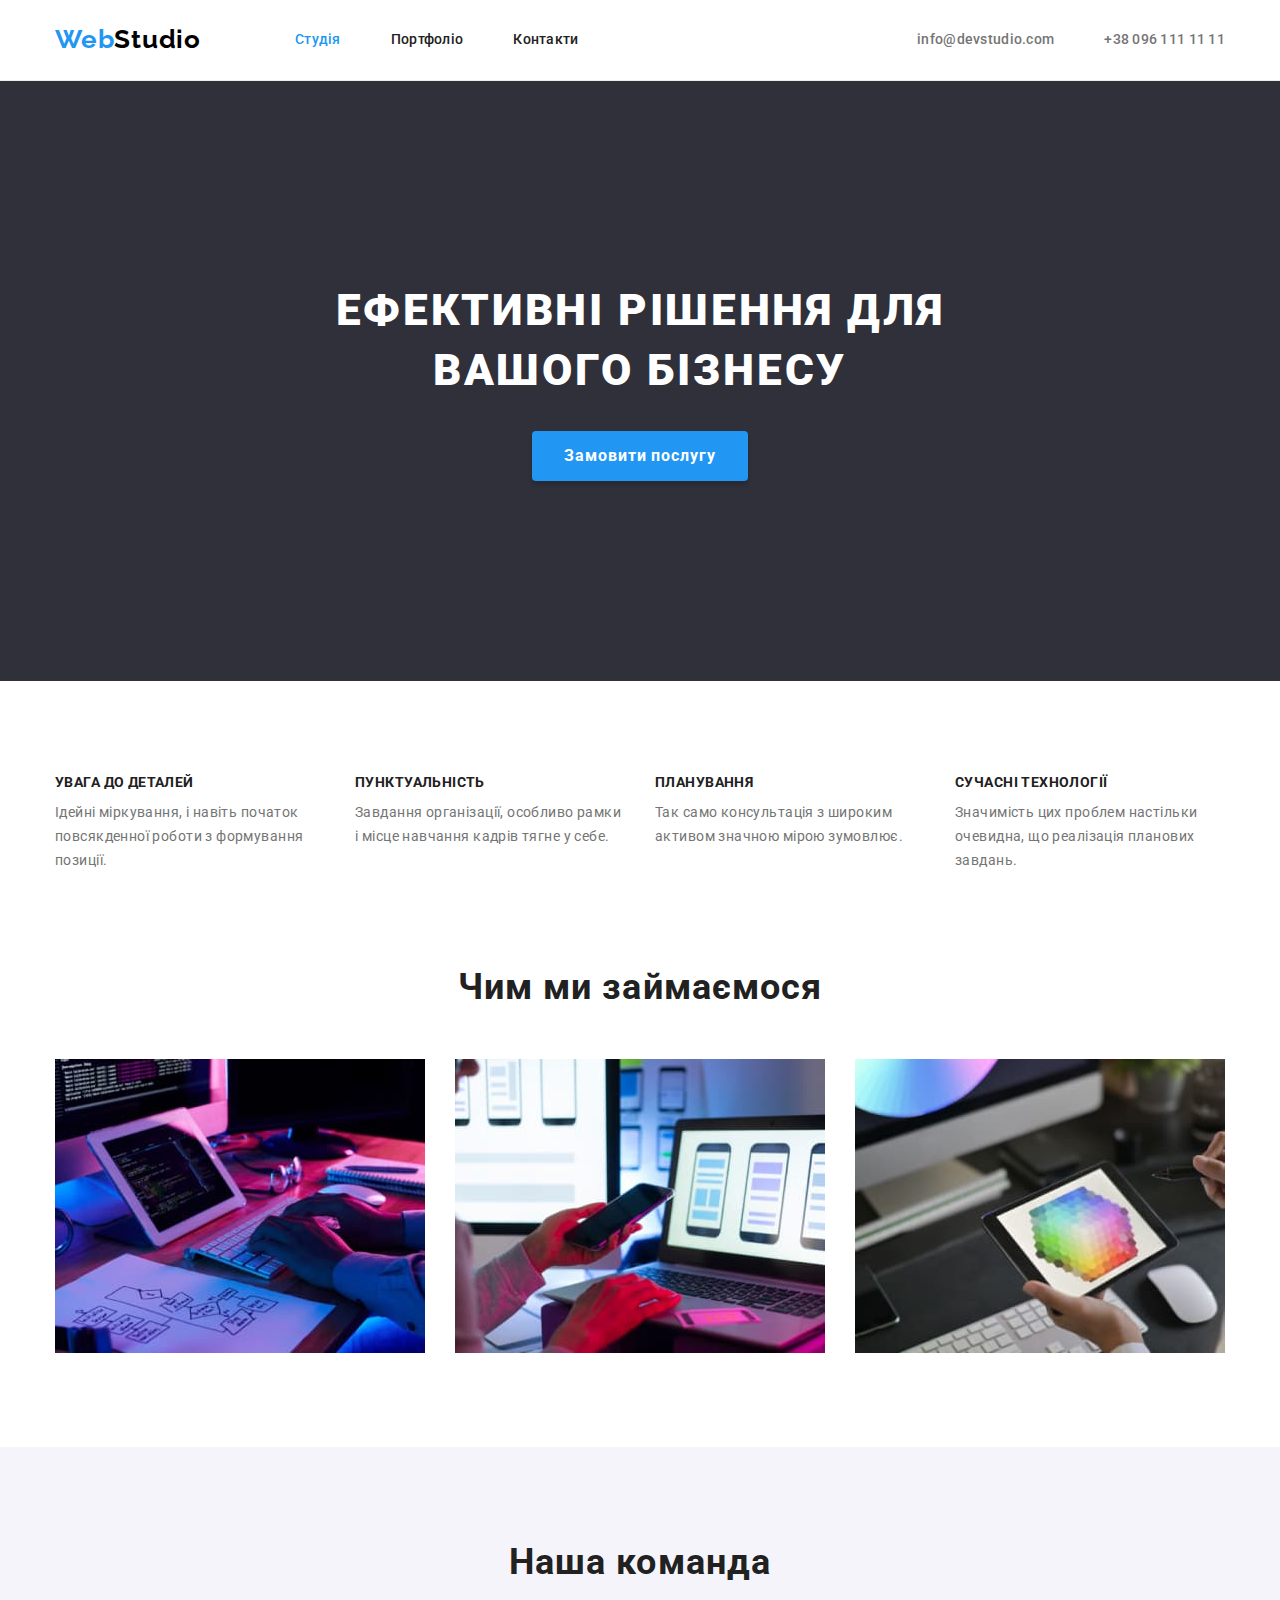
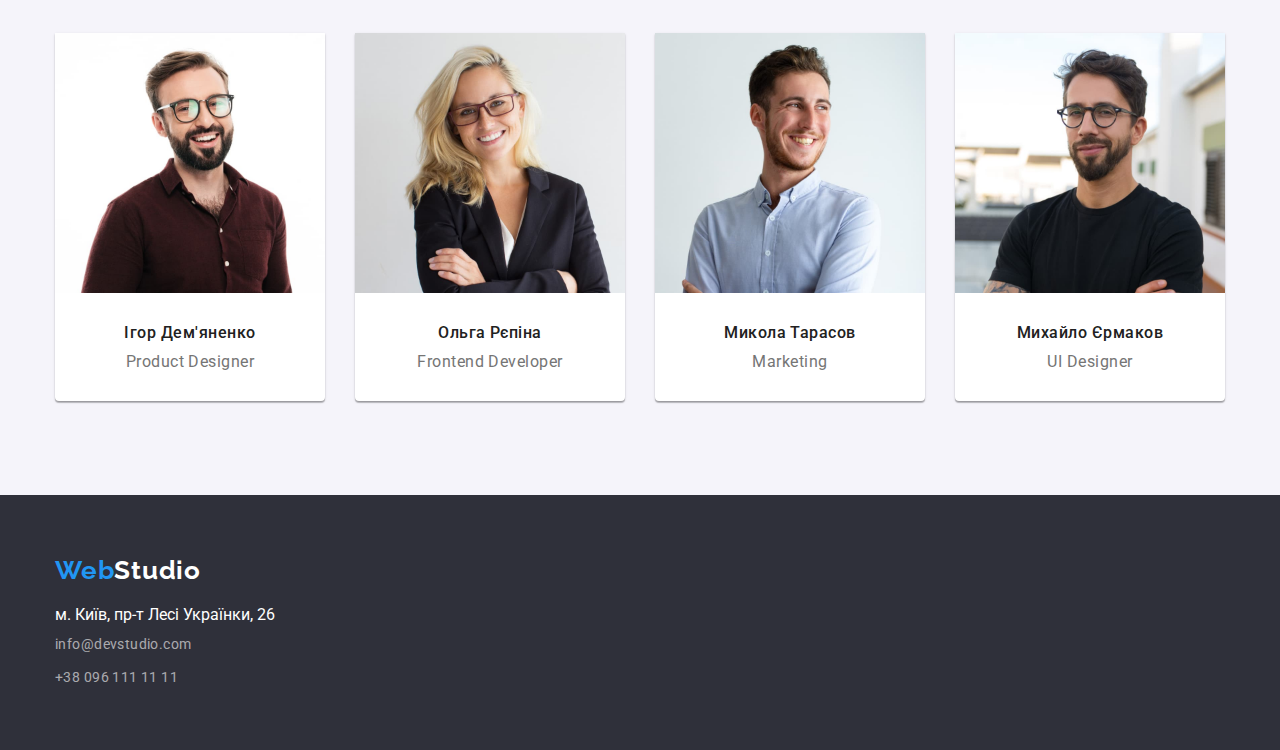
<file: index.html>
<!DOCTYPE html>
<html lang="uk">
  <head>
    <meta charset="UTF-8" />
    <meta http-equiv="X-UA-Compatible" content="IE=edge" />
    <meta name="viewport" content="width=device-width, initial-scale=1.0" />
    <link rel="preconnect" href="https://fonts.googleapis.com" />
    <link rel="preconnect" href="https://fonts.gstatic.com" crossorigin />
    <link
      href="https://fonts.googleapis.com/css2?family=Raleway:wght@700&family=Roboto:wght@400;500;700;900&display=swap"
      rel="stylesheet"
    />
    <link
      rel="stylesheet"
      href="https://cdnjs.cloudflare.com/ajax/libs/modern-normalize/1.1.0/modern-normalize.min.css"
    />
    <link rel="stylesheet" href="./css/styles.css" />
    <title>Студія</title>
  </head>
  <body>
    <!--Шапка сайта-->
    <header class="page-header">
      <div class="container nav-contacts">
        <nav class="main-nav">
          <a href="./index.html" lang="en" class="logo logo-header link">
            Web<span class="logo-color-header">Studio</span>
          </a>
          <ul class="header-nav header-text list">
            <li>
              <a href="./index.html" class="link current"> Студія </a>
            </li>
            <li>
              <a href="./portfolio.html" class="link"> Портфоліо </a>
            </li>
            <li>
              <a href="#" class="link"> Контакти </a>
            </li>
          </ul>
        </nav>
        <!-- Контакти -->
        <ul class="header-contacts header-text list">
          <li>
            <a href="mailto:info@devstudio.com" lang="en" class="link"
              >info@devstudio.com
            </a>
          </li>
          <li>
            <a href="tel:+380961111111" class="link"> +38 096 111 11 11 </a>
          </li>
        </ul>
      </div>
    </header>
    <!--Головна сторінка-->
    <main>
      <!--Замовлення послуги-->
      <section class="hero">
        <h1 class="hero-title">Ефективні рішення для вашого бізнесу</h1>
        <button type="button" class="hero-btn">Замовити послугу</button>
      </section>
      <!--Переваги-->
      <section class="advantages">
        <div class="container">
          <h2 class="visually-hidden">Переваги</h2>
          <ul class="feature-list list">
            <li class="feature-item">
              <h3 class="title">увага до деталей</h3>
              <p class="advantages-list-text">
                Ідейні міркування, і навіть початок повсякденної роботи з
                формування позиції.
              </p>
            </li>
            <li class="feature-item">
              <h3 class="title">пунктуальність</h3>
              <p class="advantages-list-text">
                Завдання організації, особливо рамки і місце навчання кадрів
                тягне у себе.
              </p>
            </li>
            <li class="feature-item">
              <h3 class="title">планування</h3>
              <p class="advantages-list-text">
                Так само консультація з широким активом значною мірою зумовлює.
              </p>
            </li>
            <li class="feature-item">
              <h3 class="title">сучасні технології</h3>
              <p class="advantages-list-text">
                Значимість цих проблем настільки очевидна, що реалізація
                планових завдань.
              </p>
            </li>
          </ul>
        </div>
      </section>
      <!--Діяльність-->
      <section class="work section-padding">
        <div class="container">
          <h2 class="section-title">Чим ми займаємося</h2>
          <ul class="feature-list list">
            <li>
              <img src="./images/box1.jpg" alt="тип діяльності 1" width="370" />
            </li>
            <li>
              <img src="./images/box2.jpg" alt="тип діяльності 2" width="370" />
            </li>
            <li>
              <img src="./images/box3.jpg" alt="тип діяльності 3" width="370" />
            </li>
          </ul>
        </div>
      </section>
      <!--Команда-->
      <section class="staff section-padding">
        <div class="container">
          <h2 class="section-title">Наша команда</h2>
          <ul class="staff-list list">
            <li class="staff-card">
              <img
                src="./images/prodact-designer.jpg"
                alt="фото співробітника prodact-designer"
                width="270"
              />
              <div class="staff-text-block">
                <h3 class="title">Ігор Дем'яненко</h3>
                <p class="staff-list-text" lang="en">Product Designer</p>
              </div>
            </li>
            <li class="staff-card">
              <img
                src="./images/frontend-developer.jpg"
                alt="фото співробітника frontend-developer"
                width="270"
              />
              <div class="staff-text-block">
                <h3 class="title">Ольга Рєпіна</h3>
                <p class="staff-list-text" lang="en">Frontend Developer</p>
              </div>
            </li>
            <li class="staff-card">
              <img
                src="./images/marketing.jpg"
                alt="фото співробітника marketing"
                width="270"
              />
              <div class="staff-text-block">
                <h3 class="title">Микола Тарасов</h3>
                <p class="staff-list-text" lang="en">Marketing</p>
              </div>
            </li>
            <li class="staff-card">
              <img
                src="./images/ui-designer.jpg"
                alt="фото співробітника ui-designer"
                width="270"
              />
              <div class="staff-text-block">
                <h3 class="title">Михайло Єрмаков</h3>
                <p class="staff-list-text" lang="en">UI Designer</p>
              </div>
            </li>
          </ul>
        </div>
      </section>
    </main>
    <!--Підвал-->
    <footer class="footer">
      <div class="container">
        <a href="./index.html" lang="en" class="logo logo-footer link">
          Web<span class="logo-color-footer">Studio</span>
        </a>
        <address>
          <ul class="list">
            <li class="footer-list">
              <a
                class="address-link"
                href="https://goo.gl/maps/oZFCVHEpmyyT5ziX9"
                target="_blank"
                rel="noopener noreferrer nofollow"
              >
                м. Київ, пр-т Лесі Українки, 26
              </a>
            </li>
            <li class="footer-list">
              <a
                href="mailto:info@devstudio.com"
                lang="en"
                class="footer-contacts link"
              >
                info@devstudio.com
              </a>
            </li>
            <li class="footer-list">
              <a href="tel:+380961111111" class="footer-contacts link">
                +38 096 111 11 11
              </a>
            </li>
          </ul>
        </address>
      </div>
    </footer>
  </body>
</html>
</file>
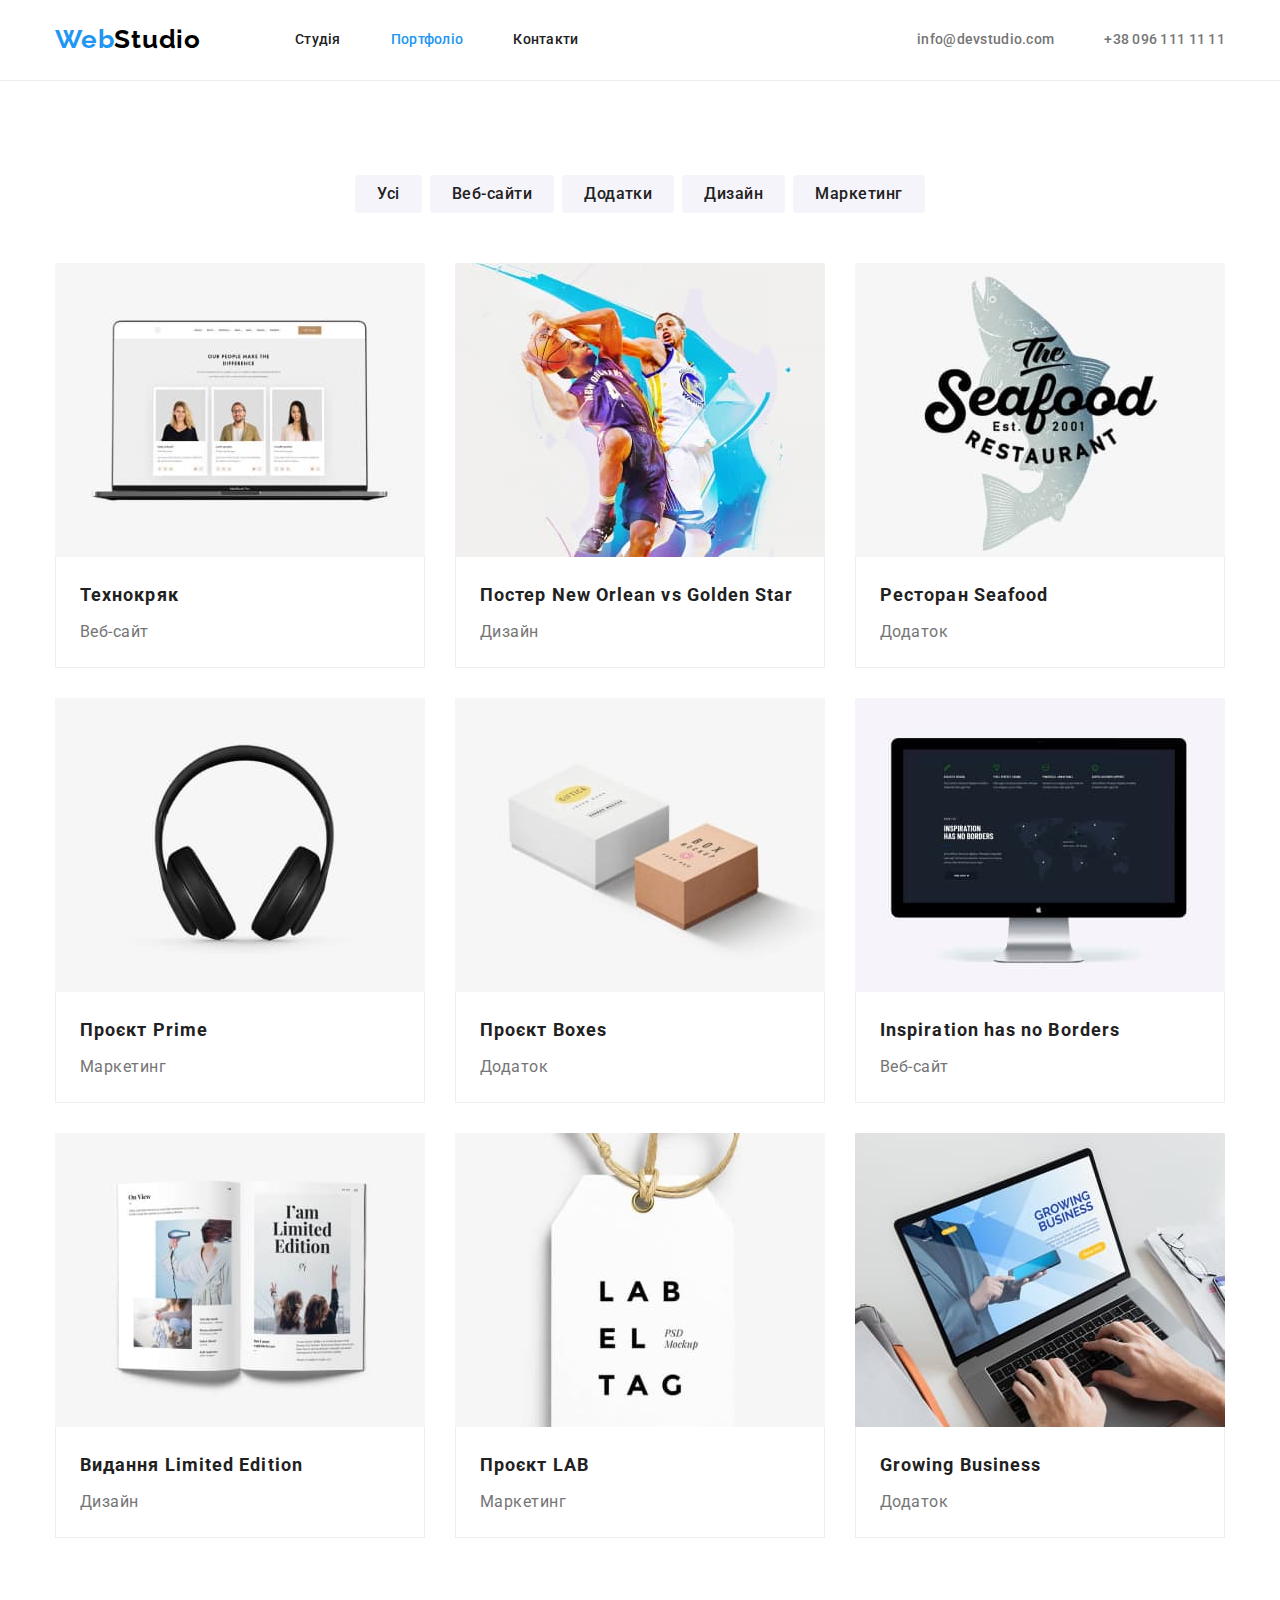
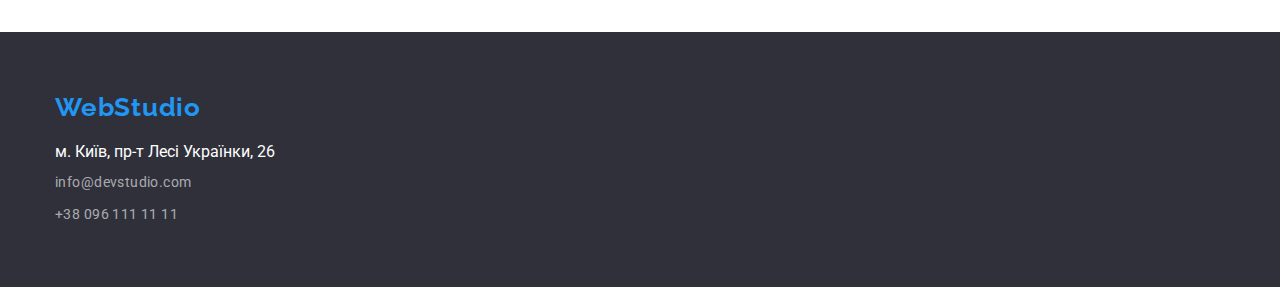
<file: portfolio.html>
<!DOCTYPE html>
<html lang="uk">
  <head>
    <meta charset="UTF-8" />
    <meta http-equiv="X-UA-Compatible" content="IE=edge" />
    <meta name="viewport" content="width=device-width, initial-scale=1.0" />
    <link rel="preconnect" href="https://fonts.googleapis.com" />
    <link rel="preconnect" href="https://fonts.gstatic.com" crossorigin />
    <link
      href="https://fonts.googleapis.com/css2?family=Raleway:wght@700&family=Roboto:wght@400;500;700;900&display=swap"
      rel="stylesheet"
    />
    <link
      rel="stylesheet"
      href="https://cdnjs.cloudflare.com/ajax/libs/modern-normalize/1.1.0/modern-normalize.min.css"
    />
    <link rel="stylesheet" href="./css/styles.css" />
    <title>Студія</title>
  </head>
  <body>
    <!--Шапка сайта-->
    <header class="page-header">
      <div class="container nav-contacts">
        <nav class="main-nav">
          <a href="./index.html" lang="en" class="logo logo-header link">
            Web<span class="logo-color-header">Studio</span>
          </a>
          <ul class="header-nav header-text list">
            <li>
              <a href="./index.html" class="link"> Студія </a>
            </li>
            <li>
              <a href="./portfolio.html" class="link current"> Портфоліо </a>
            </li>
            <li>
              <a href="#" class="link"> Контакти </a>
            </li>
          </ul>
        </nav>
        <!-- Контакти -->
        <ul class="header-contacts header-text list">
          <li>
            <a href="mailto:info@devstudio.com" lang="en" class="link"
              >info@devstudio.com
            </a>
          </li>
          <li>
            <a href="tel:+380961111111" class="link"> +38 096 111 11 11 </a>
          </li>
        </ul>
      </div>
    </header>
    <!--buttons-->
    <section class="section-padding">
      <div class="container">
        <h1 class="visually-hidden">Portfolio</h1>
        <ul class="btn-list list">
          <li>
            <button type="button" class="button">Усі</button>
          </li>
          <li>
            <button type="button" class="button">Веб-сайти</button>
          </li>
          <li>
            <button type="button" class="button">Додатки</button>
          </li>
          <li>
            <button type="button" class="button">Дизайн</button>
          </li>
          <li>
            <button type="button" class="button">Маркетинг</button>
          </li>
        </ul>
        <!-- galery -->
        <ul class="galery list">
          <li class="galery-card">
            <a href="#" class="link">
              <img
                src="./images/images-portfolio/technocrack.jpg"
                alt="сторінка сайта Технокряк"
                width="370"
              />
              <div class="galery-text-block">
                <h2 class="galery-top-text">Технокряк</h2>
                <p class="galery-text">Веб-сайт</p>
              </div>
            </a>
          </li>
          <li class="galery-card">
            <a href="#" class="link">
              <img
                src="./images/images-portfolio/new-orlean-vs-golden-star.jpg"
                alt="Два хлопця грають в баскетбол"
                width="370"
              />
              <div class="galery-text-block">
                <h2 class="galery-top-text">
                  Постер <span lang="en">New Orlean vs Golden Star</span>
                </h2>
                <p class="galery-text">Дизайн</p>
              </div>
            </a>
          </li>
          <li class="galery-card">
            <a href="#" class="link">
              <img
                src="./images/images-portfolio/seafood.jpg"
                alt="Логотип ресторану Сіфуд"
                width="370"
              />
              <div class="galery-text-block">
                <h2 class="galery-top-text">
                  Ресторан <span lang="en">Seafood</span>
                </h2>
                <p class="galery-text">Додаток</p>
              </div>
            </a>
          </li>
          <li class="galery-card">
            <a href="#" class="link">
              <img
                src="./images/images-portfolio/prime.jpg"
                alt="навушники"
                width="370"
              />
              <div class="galery-text-block">
                <h2 class="galery-top-text">
                  Проєкт <span lang="en">Prime</span>
                </h2>
                <p class="galery-text">Маркетинг</p>
              </div>
            </a>
          </li>
          <li class="galery-card">
            <a href="#" class="link">
              <img
                src="./images/images-portfolio/boxes.jpg"
                alt="Дві коробки, біла і коричнева"
                width="370"
              />
              <div class="galery-text-block">
                <h2 class="galery-top-text">
                  Проєкт <span lang="en">Boxes</span>
                </h2>
                <p class="galery-text">Додаток</p>
              </div>
            </a>
          </li>
          <li class="galery-card">
            <a href="#" class="link">
              <img
                src="./images/images-portfolio/inspiration-has-no-borders.jpg"
                alt="На моніторі зображена карта світу і перелічені сильні якості команди"
                width="370"
              />
              <div class="galery-text-block">
                <h2 class="galery-top-text" lang="en">
                  Inspiration has no Borders
                </h2>
                <p class="galery-text">Веб-сайт</p>
              </div>
            </a>
          </li>
          <li class="galery-card">
            <a href="#" class="link">
              <img
                src="./images/images-portfolio/limited-edition.jpg"
                alt="Розгорнутий журнал"
                width="370"
              />
              <div class="galery-text-block">
                <h2 class="galery-top-text">
                  Видання <span lang="en">Limited Edition</span>
                </h2>
                <p class="galery-text">Дизайн</p>
              </div>
            </a>
          </li>
          <li class="galery-card">
            <a href="#" class="link">
              <img
                src="./images/images-portfolio/lab.jpg"
                alt="Етикетка ЛАБ ЕЛ ТЕГ"
                width="370"
              />
              <div class="galery-text-block">
                <h2 class="galery-top-text">
                  Проєкт <span lang="en">LAB</span>
                </h2>
                <p class="galery-text">Маркетинг</p>
              </div>
            </a>
          </li>
          <li class="galery-card">
            <a href="#" class="link">
              <img
                src="./images/images-portfolio/growing-business.jpg"
                alt="Відкритий ноутбук. На екрані відкритий сайт з заставкою додатка"
                width="370"
              />
              <div class="galery-text-block">
                <h2 class="galery-top-text" lang="en">Growing Business</h2>
                <p class="galery-text">Додаток</p>
              </div>
            </a>
          </li>
        </ul>
      </div>
    </section>
    <!--Підвал-->
    <footer class="footer">
      <div class="container">
        <a href="./index.html" lang="en" class="logo logo-footer link">
          Web<span class="logo-footer">Studio</span>
        </a>
        <address>
          <ul class="list">
            <li class="footer-list">
              <a
                class="address-link section-list-text"
                href="https://goo.gl/maps/oZFCVHEpmyyT5ziX9"
                target="_blank"
                rel="noopener noreferrer nofollow"
              >
                м. Київ, пр-т Лесі Українки, 26
              </a>
            </li>
            <li class="footer-list">
              <a
                href="mailto:info@devstudio.com"
                lang="en"
                class="footer-contacts section-list-text link"
              >
                info@devstudio.com
              </a>
            </li>
            <li class="footer-list">
              <a
                href="tel:+380961111111"
                class="footer-contacts section-list-text link"
              >
                +38 096 111 11 11
              </a>
            </li>
          </ul>
        </address>
      </div>
    </footer>
  </body>
</html>
</file>
<file: css/styles.css>
:root {
  --primary-text-color: #757575;
  --title-text-color: #212121;
  --accent-color: #2196f3;
  --hero-btn-hover-color: #188ce8;
  --header-border-color: #ececec;
  --logo-header-color: #000000;
  --primbg-secondbtn-logofooter-address-color: #ffffff;
  --secondary-bg-color: #f5f4fa;
  --hero-footer-bg: #2f303a;
  --main-font: "Roboto", sans-serif;
}

html {
  box-sizing: border-box;
}

*,
*::before,
*::after {
  box-sizing: inherit;
}

body {
  margin: 0px;
  background-color: var(--primbg-secondbtn-logofooter-address-color);
  color: var(--primary-text-color);
  font-family: var(--main-font);
}

p,
h1,
h2,
h3,
h4,
h5,
h6 {
  margin: 0;
}

ul,
ol {
  margin: 0;
  padding-left: 0;
  list-style: none;
}

a {
  color: currentColor;
  text-decoration: none;
  font-style: normal;
}

img {
  display: block;
  max-width: 100%;
  height: auto;
}

.container {
  width: 1200px;
  padding-left: 15px;
  padding-right: 15px;
  margin-top: 0;
  margin-bottom: 0;
  margin-left: auto;
  margin-right: auto;
}

.list {
  margin: 0;
  padding: 0;
  list-style: none;
}

.link {
  text-decoration: none;
}

/* -------------header-------------- */

.page-header {
  border-bottom: 1px solid var(--header-border-color);
}

.nav-contacts {
  display: flex;
  align-items: center;
  justify-content: space-between;
}

.main-nav {
  display: flex;
}

.logo {
  display: inline-block;
  color: var(--accent-color);
  font-family: "Raleway", sans-serif;
  font-weight: 700;
  font-size: 26px;
  line-height: 1.19;
  letter-spacing: 0.03em;
}

.logo-header {
  padding-top: 24px;
  padding-bottom: 24px;
  margin-right: 94px;
}

.logo-color-header {
  color: var(--logo-header-color);
}

.header-text {
  gap: 50px;
  font-weight: 500;
  font-size: 14px;
  line-height: 1.14;
  letter-spacing: 0.02em;
}

.header-nav {
  display: flex;
}

.header-nav .link {
  display: block;
  padding-top: 32px;
  padding-bottom: 32px;
  color: var(--title-text-color);
}

.header-contacts {
  display: flex;
}

.header-contacts .link {
  display: block;
  gap: 50px;
  padding-top: 32px;
  padding-bottom: 32px;
  color: var(--primary-text-color);
}

.header-nav .link:hover,
.header-contacts .link:hover,
.header-nav .link:focus,
.header-contacts .link:focus {
  color: var(--accent-color);
}

.header-nav .link.current {
  color: var(--accent-color);
}

/* ---------------hero---------------- */

.hero {
  padding-top: 200px;
  padding-bottom: 200px;
  background-color: var(--hero-footer-bg);
  text-align: center;
}

.hero-title {
  margin-top: 0;
  margin-bottom: 30px;
  margin-left: auto;
  margin-right: auto;
  font-weight: 900;
  font-size: 44px;
  line-height: 1.36;
  letter-spacing: 0.06em;
  text-transform: uppercase;
  text-align: center;
  color: var(--primbg-secondbtn-logofooter-address-color);
  width: 696px;
}

.hero-btn {
  display: inline-block;
  padding: 10px 32px;
  min-width: auto;
  font-family: inherit;
  font-weight: 700;
  font-size: 16px;
  line-height: 1.88;
  letter-spacing: 0.06em;
  background-color: var(--accent-color);
  color: var(--primbg-secondbtn-logofooter-address-color);
  cursor: pointer;
  box-shadow: 0px 4px 4px rgba(0, 0, 0, 0.15);
  border-radius: 4px;
  border: none;
}

.hero-btn:hover,
.hero-btn:focus {
  background: var(--hero-btn-hover-color);
  box-shadow: 0px 4px 4px rgba(0, 0, 0, 0.15);
}

/* ----------------Переваги------------- */

.advantages {
  padding-top: 94px;
  margin-bottom: 0;
  margin-left: auto;
  margin-right: auto;
}

.visually-hidden {
  position: absolute;
  white-space: nowrap;
  width: 1px;
  height: 1px;
  overflow: hidden;
  border: 0;
  padding: 0;
  clip: rect(0 0 0 0);
  clip-path: inset(50%);
  margin: -1px;
}

.feature-list {
  display: flex;
  gap: 30px;
}

.feature-item {
  width: 270px;
}

.feature-list .title {
  margin-bottom: 10px;
  margin-top: 0;
  font-weight: 700;
  font-size: 14px;
  line-height: 1.14;
  letter-spacing: 0.03em;
  text-transform: uppercase;
  color: var(--title-text-color);
}

.advantages-list-text {
  margin: 0;
  font-size: 14px;
  line-height: 1.71;
  letter-spacing: 0.03em;
}

/* ----------------sections------------------- */

.section-title {
  margin-top: 0;
  margin-bottom: 50px;
  font-weight: 700;
  font-size: 36px;
  line-height: 1.17;
  text-align: center;
  letter-spacing: 0.03em;
  color: var(--title-text-color);
}

.section-padding {
  padding-top: 94px;
  padding-bottom: 94px;
}

/* -------------Діяльність--------------- */

/* --------------Команда--------------- */

.staff {
  background-color: var(--secondary-bg-color);
}

.staff-list {
  display: flex;
}

.staff-card:not(:last-child) {
  margin-right: 30px;
}

.staff-card {
  flex-basis: 100% / 4;
  background: var(--primbg-secondbtn-logofooter-address-color);
  box-shadow: 0px 1px 3px rgba(0, 0, 0, 0.12), 0px 1px 1px rgba(0, 0, 0, 0.14),
    0px 2px 1px rgba(0, 0, 0, 0.2);
  border-radius: 0px 0px 4px 4px;
}

.staff-text-block {
  padding-top: 30px;
  padding-bottom: 30px;
  padding-left: auto;
  padding-right: auto;
}

.staff-list .title {
  margin-bottom: 10px;
  font-weight: 500;
  font-size: 16px;
  line-height: 1.19;
  text-align: center;
  letter-spacing: 0.03em;
  color: var(--title-text-color);
}

.staff-list-text {
  font-size: 16px;
  line-height: 1.19;
  text-align: center;
  letter-spacing: 0.03em;
  color: var(--primary-text-color);
}

/* ------------------footer----------------- */

.footer {
  padding-top: 60px;
  padding-bottom: 60px;
  background-color: var(--hero-footer-bg);
}

.logo-footer {
  padding-bottom: 20px;
}

.logo-color-footer {
  color: var(--primbg-secondbtn-logofooter-address-color);
}

.footer-list:not(:last-child) {
  margin-bottom: 9px;
}

.address-link {
  color: var(--primbg-secondbtn-logofooter-address-color);
}

.footer-contacts {
  color: rgba(255, 255, 255, 0.6);
  font-style: normal;
  font-size: 14px;
  line-height: 1.71;
  letter-spacing: 0.03em;
}

.address-link:hover,
.footer-contacts:hover,
.footer-contacts:focus {
  color: var(--accent-color);
}

/* -------------PORTFOLIO------------- */
/* -------------button-------------- */

.btn-list {
  display: flex;
  justify-content: center;
  gap: 8px;
  margin-top: 0;
  margin-bottom: 50px;
}

.button {
  padding: 6px 22px;
  min-width: auto;
  display: inline-block;
  font-family: inherit;
  color: var(--title-text-color);
  background-color: var(--secondary-bg-color);
  cursor: pointer;
  font-weight: 500;
  font-size: 16px;
  line-height: 1.63;
  text-align: center;
  letter-spacing: 0.03em;
  border-radius: 4px;
  border: none;
}

.button:hover,
.button:focus {
  color: var(--primbg-secondbtn-logofooter-address-color);
  background-color: var(--accent-color);
}

/* -------------galery-------------- */

.galery {
  display: flex;
  flex-wrap: wrap;
  margin-right: -30px;
  margin-bottom: -30px;
}

.galery-card {
  flex-basis: calc(100% / 3 - 30px);
  margin-right: 30px;
  margin-bottom: 30px;
}

.galery-text-block {
  padding-top: 20px;
  padding-bottom: 20px;
  padding-left: 24px;
  padding-right: 24px;
  border-right: 1px solid #eeeeee;
  border-bottom: 1px solid #eeeeee;
  border-left: 1px solid #eeeeee;
}

.galery-top-text {
  margin-bottom: 4px;
  font-weight: 700;
  font-size: 18px;
  line-height: 2;
  letter-spacing: 0.06em;
  color: var(--title-text-color);
}
.galery-text {
  font-size: 16px;
  line-height: 1.88;
  letter-spacing: 0.03em;
  color: var(--primary-text-color);
}
</file>
